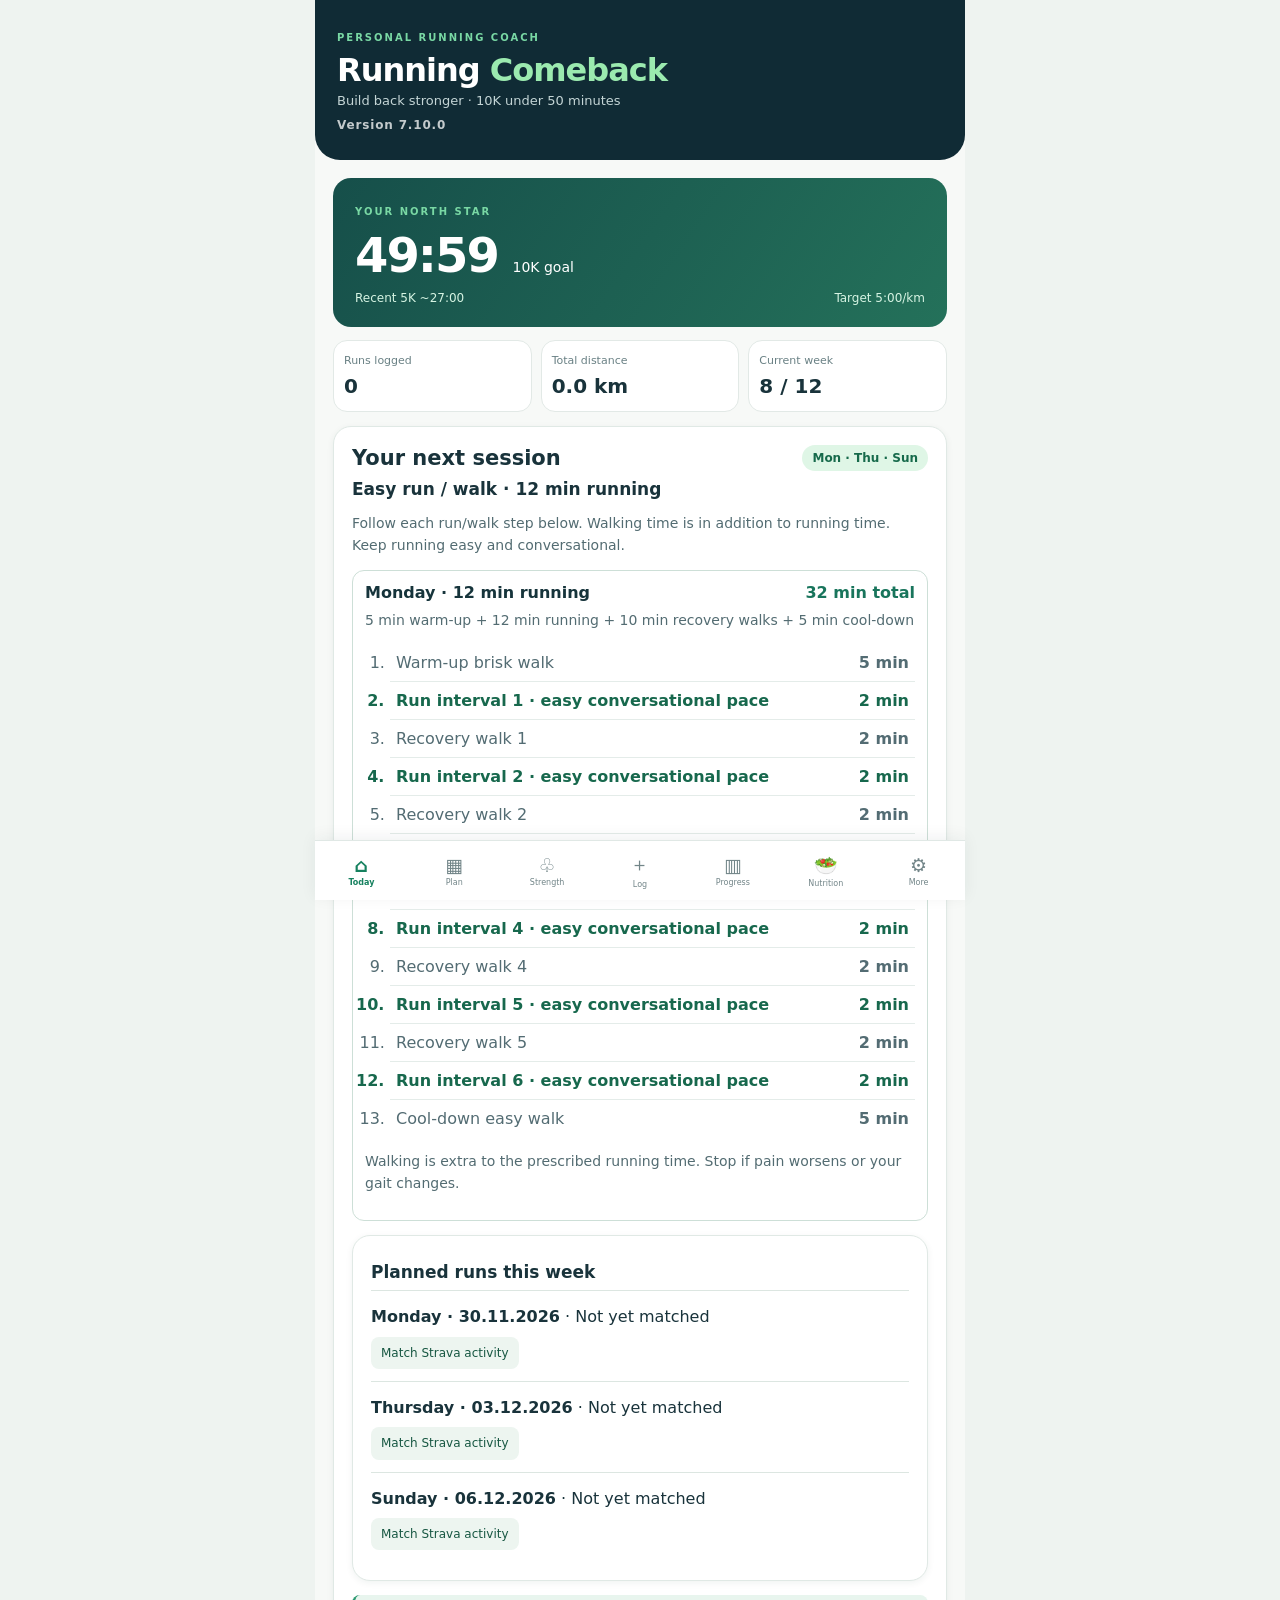
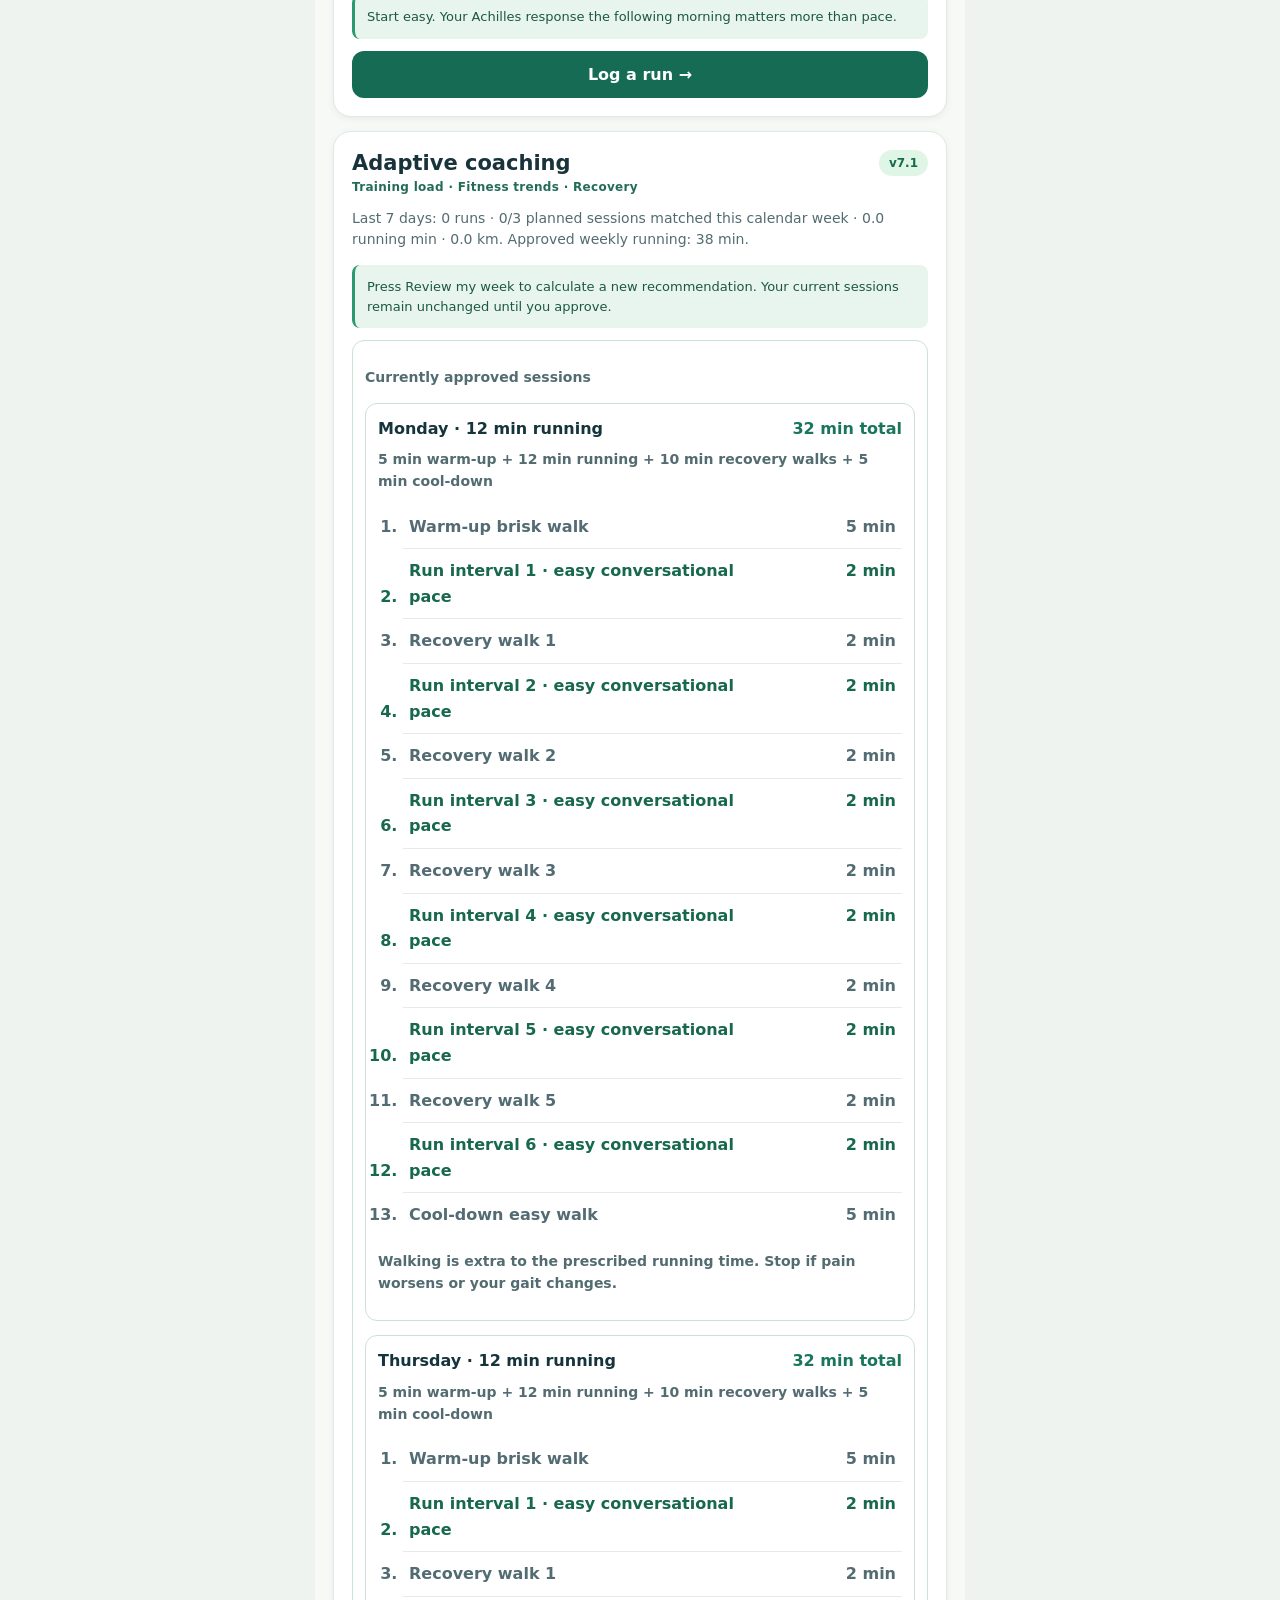
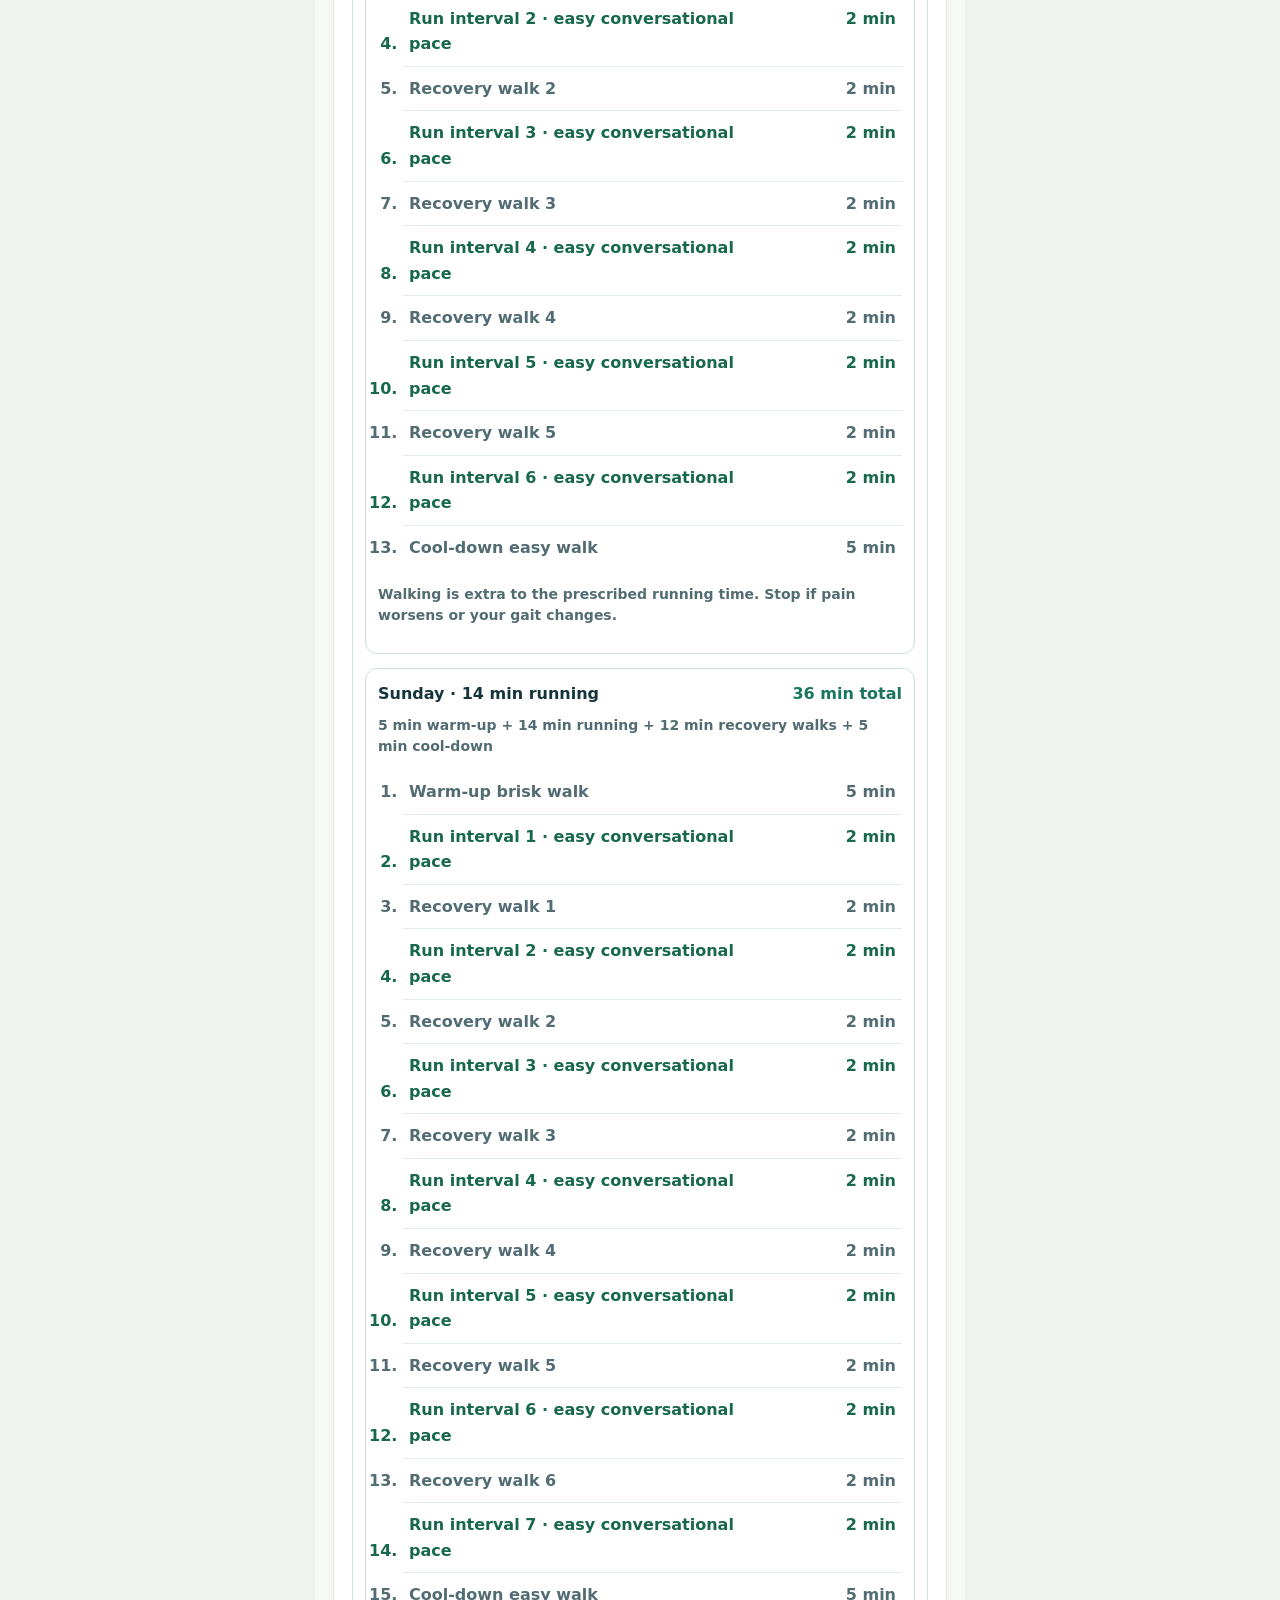
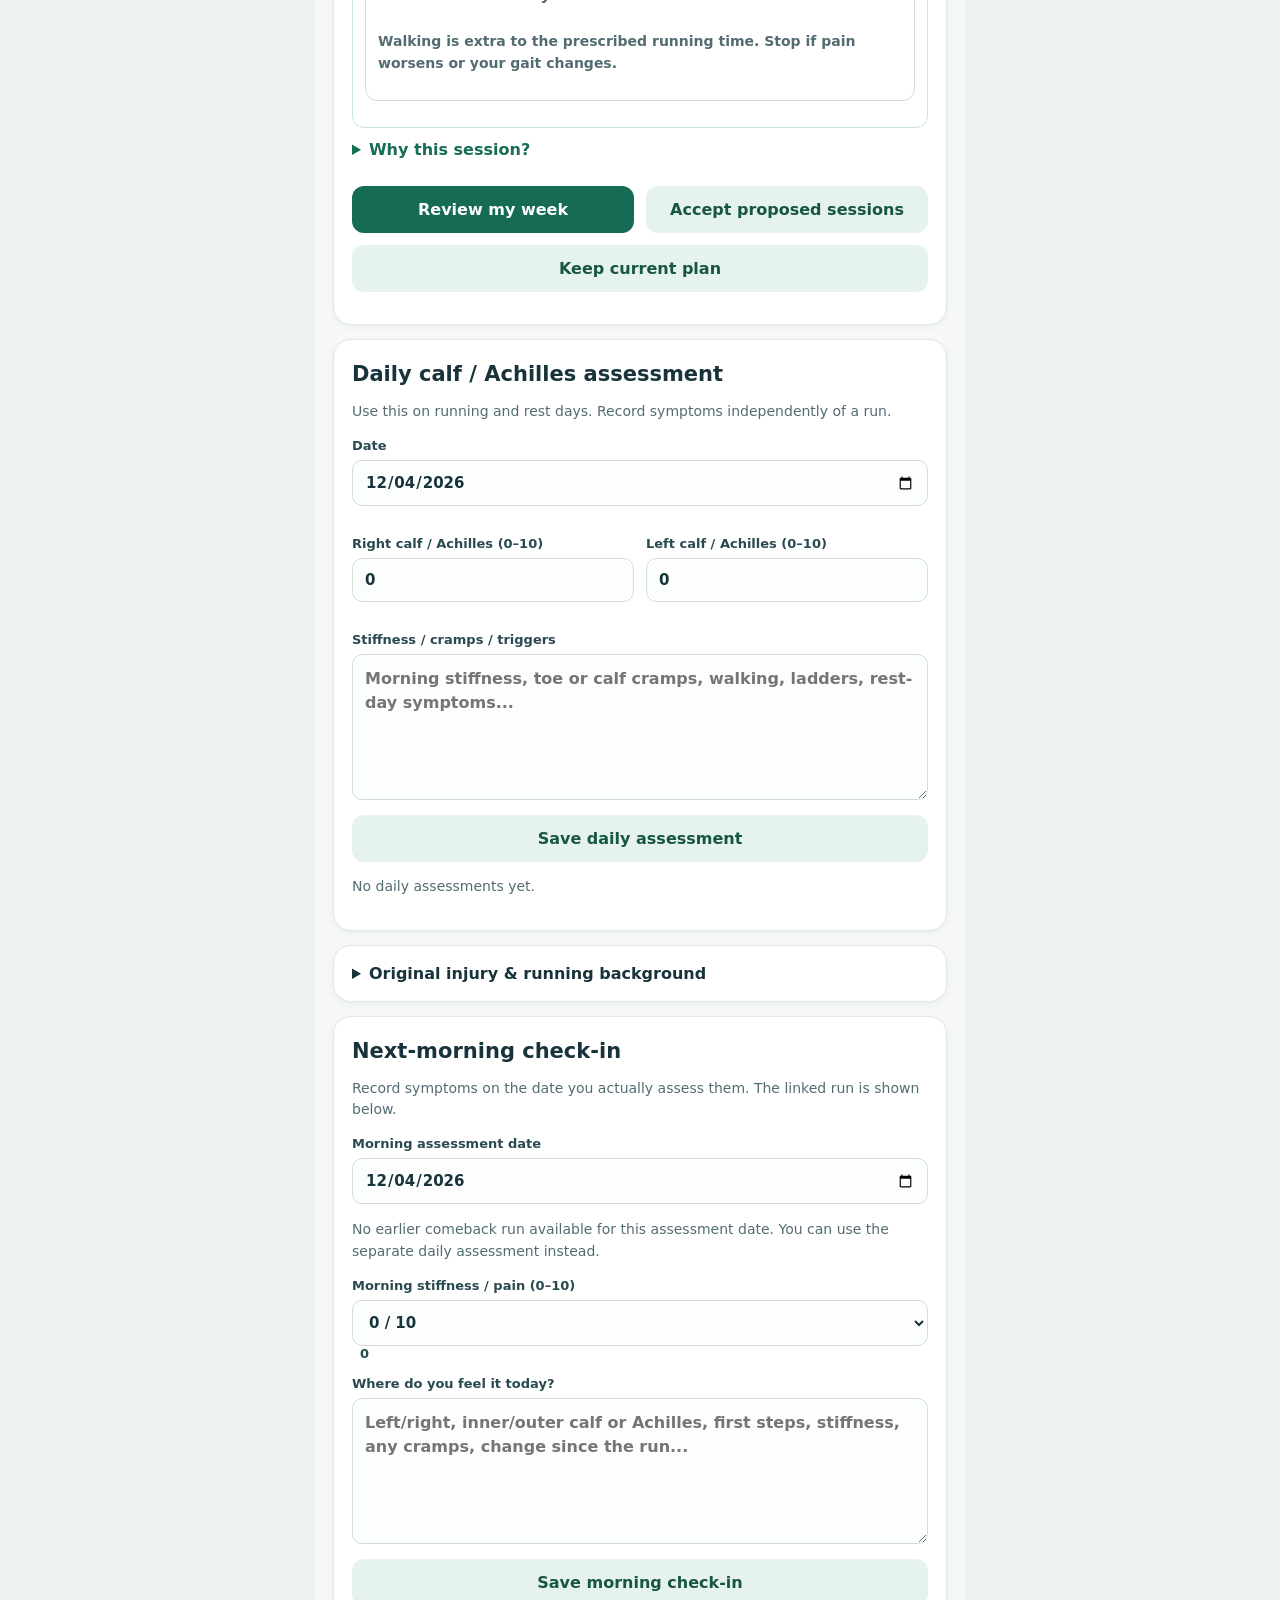
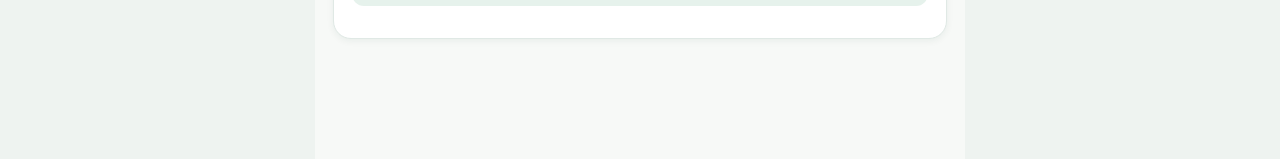
<file: index.html>
<!doctype html><html lang="en"><head><meta charset="utf-8"><meta name="viewport" content="width=device-width,initial-scale=1,viewport-fit=cover"><meta name="theme-color" content="#102b35"><meta name="description" content="Your personal return-to-running coach"><link rel="manifest" href="manifest.webmanifest"><link rel="icon" href="icon-192.png"><title>Running Comeback</title><link rel="stylesheet" href="style.css?v=7.10.0"></head><body><div class="shell"><header><div class="eyebrow">PERSONAL RUNNING COACH</div><h1>Running <em>Comeback</em></h1><p>Build back stronger · 10K under 50 minutes</p><div class="app-version" id="homeAppVersion">Version 7.10.0</div></header><main><section id="home" class="page active"><div class="hero"><span class="eyebrow">YOUR NORTH STAR</span><div class="goal">49:59 <small>10K goal</small></div><div class="goalrow"><span>Recent 5K ~27:00</span><span>Target 5:00/km</span></div></div><div class="stats"><div class="tile"><span>Runs logged</span><strong id="runCount">0</strong></div><div class="tile"><span>Total distance</span><strong id="totalKm">0 km</strong></div><div class="tile"><span>Current week</span><strong id="weekNumber">1 / 12</strong></div></div><div class="panel"><div class="panelhead"><h2>Your next session</h2><span class="pill" id="nextDay">Monday</span></div><h3 id="nextTitle">Gentle return</h3><p id="nextDescription"></p><div id="nextSessionSteps"></div><div class="panel" id="plannedMatches"></div><div class="notice" id="advice">Start easy. Your Achilles response the following morning matters more than pace.</div><button class="primary" data-go="log">Log a run →</button></div><div class="panel" id="adaptiveHome"><div class="panelhead"><h2>Adaptive coaching</h2><span class="pill">v7.1</span></div><div class="engine-tag">Training load · Fitness trends · Recovery</div><p id="adaptiveSummary">Review your recent runs to get a personalised plan.</p><div id="adaptiveProposal" class="notice"></div><div id="enginePlan" class="engine-plan"></div><details class="engine-why"><summary>Why this session?</summary><div id="engineWhy"></div></details><div class="twocol"><button class="primary" id="reviewWeek" type="button">Review my week</button><button class="secondary" id="acceptPlan" type="button" disabled>Accept proposed sessions</button></div><button class="secondary" id="keepPlan" type="button">Keep current plan</button><p class="hint" id="adaptiveStatus" role="status"></p></div><div class="panel"><h2>Daily calf / Achilles assessment</h2><p class="muted">Use this on running and rest days. Record symptoms independently of a run.</p><form id="dailyForm"><label>Date<input id="dailyDate" type="date" required></label><div class="twocol"><label>Right calf / Achilles (0–10)<input id="dailyRight" type="number" min="0" max="10" step="1" value="0"></label><label>Left calf / Achilles (0–10)<input id="dailyLeft" type="number" min="0" max="10" step="1" value="0"></label></div><label>Stiffness / cramps / triggers<textarea id="dailyNotes" rows="5" placeholder="Morning stiffness, toe or calf cramps, walking, ladders, rest-day symptoms..."></textarea></label><button class="secondary" type="submit">Save daily assessment</button><p id="dailyStatus" class="hint"></p></form><div id="dailyHistory"></div></div><details class="panel"><summary><strong>Original injury &amp; running background</strong></summary><p>Right calf/Achilles tightened progressively during a recovery run on uneven grass after a short incline, the day after a hilly 10K. You walked back several kilometres as tightness increased. Following a week off, symptoms recurred around 2.5–3 km and later affected both calves/Achilles, with next-day symptoms. Running was subsequently stopped. Generally a forefoot runner. Toe and morning calf cramps affect both sides, often at night, and predate the injury by years.</p><p>Current intermittent lower inner right calf discomfort has been reported at 1/10; this is background history, not a diagnosis.</p></details><div class="panel"><h2>Next-morning check-in</h2><p>Record symptoms on the date you actually assess them. The linked run is shown below.</p><label>Morning assessment date<input id="morningDate" type="date" required></label><p class="hint" id="morningLinkedRun"></p><label>Morning stiffness / pain (0–10)<select id="morningPain" aria-label="morningPain score"><option value="0" selected>0 / 10</option><option value="1">1 / 10</option><option value="2">2 / 10</option><option value="3">3 / 10</option><option value="4">4 / 10</option><option value="5">5 / 10</option><option value="6">6 / 10</option><option value="7">7 / 10</option><option value="8">8 / 10</option><option value="9">9 / 10</option><option value="10">10 / 10</option></select><output id="morningPainValue">0</output></label><label>Where do you feel it today?<textarea id="morningNotes" rows="5" placeholder="Left/right, inner/outer calf or Achilles, first steps, stiffness, any cramps, change since the run..."></textarea></label><button id="saveMorning" class="secondary">Save morning check-in</button><p class="hint" id="morningStatus"></p></div></section><section id="plan" class="page"><h2>Your adaptive programme</h2><div class="notice" id="activePlanNote"></div><p class="muted">Maximum three runs: Monday, Thursday and Saturday/Sunday. Tuesday is an alternative, not an extra run. Suggested running minutes exclude walking and warm-up.</p><div id="livePlanRows"></div><details><summary>View original 12-week reference programme</summary><div id="planRows"></div></details></section><section id="strength" class="page">
<h2>Strength, stability & mobility</h2>
<p class="muted">A separate, gentle routine to support your calves, Achilles and running stability. Start with comfortable, controlled movements. This is general exercise guidance, not an individual rehabilitation prescription.</p>
<div class="panel"><div class="panelhead"><h3>Today's routine</h3><span class="pill">10–20 min</span></div>
<p class="hint">Choose exercises appropriate to how you feel. These are suggested starting amounts, not targets to push through pain. You can tick off exercises and save a session.</p>
<div id="strengthExerciseList"></div>
<label>Discomfort during exercises (0–10)<select id="strengthPain" aria-label="strengthPain score"><option value="0" selected>0 / 10</option><option value="1">1 / 10</option><option value="2">2 / 10</option><option value="3">3 / 10</option><option value="4">4 / 10</option><option value="5">5 / 10</option><option value="6">6 / 10</option><option value="7">7 / 10</option><option value="8">8 / 10</option><option value="9">9 / 10</option><option value="10">10 / 10</option></select><output id="strengthPainValue">0</output></label>
<label>How did the session feel?<select id="strengthFeeling"><option value="comfortable">Comfortable</option><option value="some">Some discomfort</option><option value="difficult">Difficult / stopped early</option></select></label>
<label>Notes<textarea id="strengthNotes" rows="2" placeholder="Which side? Stiffness? What felt difficult?"></textarea></label>
<button class="primary" type="button" id="saveStrength">Save exercise session</button><p class="hint" id="strengthStatus" role="status"></p></div>
<div class="panel"><h3>Next-morning check-in</h3><p class="muted">Check how your Achilles and calves feel the morning after strength work, especially after calf raises.</p>
<div id="strengthMorningPending"></div>
</div>
<div class="panel"><h3>Exercise history</h3><div id="strengthHistory"></div></div>
<div class="notice warn">Stop for sharp or worsening pain, sudden popping, swelling or difficulty walking. Seek prompt medical assessment for suspected tendon injury. Because your previous Achilles/calf problem was not assessed, a physiotherapist can tailor loading and progression.</div>
</section><section id="log" class="page"><h2>Log your run</h2><p class="muted">Your feedback guides your next session.</p><form id="runForm" class="panel"><label>Run / immediate post-run check-in date<input id="runDate" type="date" required></label><p class="hint">This is the date of your run and the immediate feedback below.</p><label>Session<select id="session"><option>Monday</option><option>Thursday</option><option>Weekend</option><option>Tuesday alternative</option></select></label><div class="twocol"><label>Distance (km)<input id="distance" type="number" min="0" max="100" step="0.01" placeholder="e.g. 3.2" required></label><div class="time-field"><div class="time-title">Total activity time (hours : minutes : seconds)</div><div class="time-stepper" data-time-for="duration" role="group" aria-label="Activity duration"><div class="time-unit"><button type="button" data-step="hh" data-delta="1" aria-label="Increase hours">＋</button><input type="number" id="duration_hh" min="0" max="999" value="0" inputmode="numeric" aria-label="Hours"><button type="button" data-step="hh" data-delta="-1" aria-label="Decrease hours">−</button><small>Hours</small></div><b>:</b><div class="time-unit"><button type="button" data-step="mm" data-delta="1" aria-label="Increase minutes">＋</button><input type="number" id="duration_mm" min="0" max="59" value="0" inputmode="numeric" aria-label="Minutes"><button type="button" data-step="mm" data-delta="-1" aria-label="Decrease minutes">−</button><small>Minutes</small></div><b>:</b><div class="time-unit"><button type="button" data-step="ss" data-delta="1" aria-label="Increase seconds">＋</button><input type="number" id="duration_ss" min="0" max="59" value="0" inputmode="numeric" aria-label="Seconds"><button type="button" data-step="ss" data-delta="-1" aria-label="Decrease seconds">−</button><small>Seconds</small></div></div><input id="duration" type="hidden" value="00:00:00"><p class="time-preview">Total: <strong id="duration_preview">00:00:00</strong></p></div></div><label>Walking time (minutes, optional)<input id="walkingMinutes" type="number" min="0" max="600" step="0.1" value="0"></label><p class="hint">Running time is calculated automatically as total activity time minus walking time. Leave walking at 0 for a continuous run.</p><p class="time-preview">Calculated running time: <strong id="calculatedRunning">00:00:00</strong></p><label>Effort (1 easy – 10 maximum)<select id="effort" aria-label="effort score"><option value="1">1 / 10</option><option value="2">2 / 10</option><option value="3" selected>3 / 10</option><option value="4">4 / 10</option><option value="5">5 / 10</option><option value="6">6 / 10</option><option value="7">7 / 10</option><option value="8">8 / 10</option><option value="9">9 / 10</option><option value="10">10 / 10</option></select><output id="effortValue">3</output></label><label>Pain during/after run (0–10)<select id="pain" aria-label="pain score"><option value="0" selected>0 / 10</option><option value="1">1 / 10</option><option value="2">2 / 10</option><option value="3">3 / 10</option><option value="4">4 / 10</option><option value="5">5 / 10</option><option value="6">6 / 10</option><option value="7">7 / 10</option><option value="8">8 / 10</option><option value="9">9 / 10</option><option value="10">10 / 10</option></select><output id="painValue">0</output></label><label>Where did you feel it?<select id="location"><option value="none">No pain</option><option>Left Achilles</option><option>Right Achilles</option><option>Left calf</option><option>Right calf</option><option>Both calves</option><option>Both Achilles</option><option>Lower inner right calf</option><option>Lower inner left calf</option><option>Knee</option><option>Other</option></select></label><label>Exact location / immediate post-run feedback<textarea id="immediateNotes" rows="5" placeholder="Which side? Inner or outer calf/Achilles? During the run or immediately afterwards? Describe freely."></textarea></label><label>How did it feel?<select id="painType"><option>None</option><option>Stiffness</option><option>Dull ache</option><option>Sharp pain</option><option>Tightness</option></select></label><label>Other run notes<textarea id="notes" rows="5" placeholder="Breathing, energy, niggles, route, anything unusual..."></textarea></label><button class="primary" type="submit">Save run</button></form><div id="savedNotice" class="notice hidden"></div></section><section id="progress" class="page"><h2>Your progress</h2><div class="panel"><h3>Weight tracker</h3><p class="muted">Weigh yourself under similar conditions, ideally in the morning. Weekly measurements are enough.</p><div class="stats"><div class="tile"><span>Latest weight</span><strong id="latestWeight">—</strong></div><div class="tile"><span>Change</span><strong id="weightChange">—</strong></div><div class="tile"><span>Goal</span><strong id="weightGoalDisplay">—</strong></div></div><form id="weightForm"><div class="twocol"><label>Date<input id="weightDate" type="date" required></label><label>Weight (kg)<input id="weightKg" type="number" min="25" max="350" step="0.1" required placeholder="e.g. 82.5"></label></div><label>Measurement source<select id="weightSource"><option>Manual verified</option><option>Withings</option><option>Team RH</option><option>Other app</option></select></label><button class="primary" type="submit">Save weight</button></form><div id="weightMessage" class="hint" role="status"></div><h3>Weight history</h3><div id="weightChart" class="weightchart"></div><div id="weightHistory"></div></div><div class="stats"><div class="tile"><span>Longest run time</span><strong id="longest">0 min</strong></div><div class="tile"><span>Last pace</span><strong id="pace">—</strong></div></div><div class="panel"><h3>Distance per run</h3><div id="bars" class="bars"></div></div><div class="panel"><h3>Fitness & comeback dashboard</h3><p class="muted">Historical runs before May 2026 are shown separately from your return-to-running programme. Historical bests are from near-distance Strava activities and may not be official PBs. The most recent qualifying pre-injury 5K is displayed from history; the editable 27:00 benchmark remains available as a fallback and coaching reference. Current comeback 5K is shown only when a comparable run exists.</p><div class="stats"><div class="tile"><span>Historical 5K PB (fastest)</span><strong id="historic5k">—</strong></div><div class="tile"><span>Recent pre-injury 5K (latest)</span><strong id="recent5k">27:00</strong></div><div class="tile"><span>Comeback 5K</span><strong id="comeback5k">—</strong></div><div class="tile"><span>Historic 10K</span><strong id="historic10k">—</strong></div><div class="tile"><span>Comeback km</span><strong id="comebackKm">—</strong></div></div><div class="stats"><div class="tile"><span>Last 7 days</span><strong id="weekKm">—</strong></div><div class="tile"><span>Last 7 days runs</span><strong id="weekRuns">—</strong></div><div class="tile"><span>Longest comeback</span><strong id="comebackLongest">—</strong></div></div><h3>Weekly distance</h3><div id="weeklyBars" class="bars"></div><h3>Recent heart rate</h3><div id="heartRateTrend" class="trendlist"></div><h3>Calf / Achilles feedback</h3><div id="painTrend" class="trendlist"></div></div><div class="panel"><h3>Weekly coaching report</h3><p class="muted">A review of recent runs, recovery and weight. Recommendations are conservative and are not medical advice.</p><div id="weeklyReport"></div><details class="panel coach-exchange"><summary><strong>Import coaching update</strong></summary><p class="muted">Paste a structured update from ChatGPT. Preview it before changing your next three planned sessions. This does not alter completed activities.</p><textarea id="coachImportText" rows="7" spellcheck="false" placeholder='{"type":"running-comeback-coach-update","version":1,"sessions":[20,25,30],"reason":"Example only — replace with assessed recommendations."}'></textarea><div class="twocol"><button type="button" class="secondary" id="previewCoachImport">Preview update</button><button type="button" class="primary" id="applyCoachImport" disabled>Apply to plan</button></div><p id="coachImportPreview" class="hint" role="status">No update loaded.</p></details><p class="hint">To approve or hold the next plan, use Today → Adaptive coaching.</p><button class="secondary" id="copyWeeklyReport" type="button">Copy weekly report for ChatGPT</button><p class="hint" id="weeklyCopyStatus"></p></div><div class="panel"><h3>Training history</h3><label>Show runs<select id="historyFilter"><option value="comeback">Comeback (from programme start)</option><option value="all">All runs</option><option value="historical">Before May 2026</option></select></label><div id="history"></div></div></section><section id="nutrition" class="page"><h2>Nutrition & meal planner</h2><p class="muted">14-day rotating vegan meal plan · UK metric ingredients · your ratings control recipe swaps. Nutritional values are estimates until you log your own product labels.</p><div class="panel"><div class="panelhead"><h3>Daily targets</h3><span class="pill">Editable</span></div><div class="twocol"><label>Calories maximum (kcal)<input id="nutCalories" type="number" min="500" max="6000" step="25"></label><label>Protein minimum (g)<input id="nutProtein" type="number" min="0" max="350" step="5"></label><label>Carbohydrate maximum (g)<input id="nutCarbs" type="number" min="0" max="600" step="5"></label><label>Fat maximum (g)<input id="nutFat" type="number" min="0" max="250" step="5"></label></div><button class="secondary" type="button" id="nutSaveTargets">Save targets</button><p class="hint">Enter your actual Team RH targets. No calorie target is inferred from your BMR. Protein is a minimum; the other three are maximums.</p></div><div class="panel"><h3>Today's food diary</h3><label>Date<input id="nutLogDate" type="date"></label><div id="nutDailySummary" class="stats"></div><label>Food / meal name<input id="nutFoodName" placeholder="e.g. chickpea jalapeño sandwich"></label><div class="twocol"><label>Calories (kcal)<input id="nutFoodKcal" type="number" min="0" step="1"></label><label>Protein (g)<input id="nutFoodProtein" type="number" min="0" step="0.1"></label><label>Carbohydrates (g)<input id="nutFoodCarbs" type="number" min="0" step="0.1"></label><label>Fat (g)<input id="nutFoodFat" type="number" min="0" step="0.1"></label></div><button id="nutAddFood" class="primary" type="button">Add food to diary</button><div id="nutFoodHistory"></div><p class="hint">Enter figures from packaging or Team RH. This diary is independent of Team RH and does not sync automatically.</p></div><div class="panel"><div class="panelhead"><h3>14-day meal rotation</h3><span class="pill">Vegan</span></div><label>Plan day<select id="nutPlanDay"></select></label><div id="nutDayPlan"></div><p class="hint">Ratings are 1–5 stars. Low-rated recipes can be swapped only after you approve the proposed replacement.</p></div><div class="panel"><h3>Weekly new recipe & swaps</h3><div id="nutSwapProposal"></div><button id="nutSuggestSwap" class="secondary" type="button">Suggest a swap for a low-rated meal</button><div id="nutArchive"></div></div><div class="panel"><h3>Shopping list</h3><label>Shopping week<select id="nutShoppingWeek"><option value="0">Days 1–7</option><option value="1">Days 8–14</option></select></label><div id="nutShoppingList"></div><button id="nutCopyShopping" class="secondary" type="button">Copy shopping list</button><p class="hint">Ingredient amounts are recipe quantities per serving. Adjust for household size and check cupboards before shopping.</p></div><div class="panel"><h3>Nutrition & supplement notes</h3><p>Choose fortified unsweetened soya milk for more breakfast protein. Monitor reliable B12, iodine, calcium and omega-3 sources in a vegan diet. Lentils and chickpeas provide protein but also carbohydrates; tofu, seitan and dried soya mince can help on high-protein days.</p><div class="notice warn">Vitamin D was 157 nmol/L on 22 June 2026. Current supplements may provide approximately 3,200 IU vitamin D daily. Discuss vitamin D and Zapply (which contains ashwagandha) with your GP/pharmacist alongside levothyroxine. Do not change prescribed medication based on this app.</div></div></section><section id="settings" class="page"><h2>Settings & backup</h2><div class="panel"><h3>About Running Comeback</h3><p><strong>Version <span id="aboutAppVersion">7.10.0</span></strong></p><p class="muted">Released 13 October 2026</p><p class="muted">Tap any exercise picture to enlarge it, with instructions and a close control. Works offline.</p></div><div class="panel"><label>Programme start date<input id="startDate" type="date"></label><label>Optional target weight (kg)<input id="weightGoal" type="number" min="25" max="350" step="0.1" placeholder="Leave blank if not needed"></label><label>Recent pre-injury 5K benchmark (mm:ss)<input id="recent5kSetting" type="text" inputmode="numeric" pattern="[0-9]{1,2}:[0-5][0-9]" placeholder="27:00" maxlength="5"></label><p class="hint">Default 27:00. Your older 25:04 personal best is kept for historical reference only, not used for current training pace.</p><label>Weekend preference<select id="weekend"><option>Sunday</option><option>Saturday</option></select></label><button class="primary" id="saveSettings">Save settings</button></div><div class="panel"><h3>Live Strava synchronisation</h3><label><input id="autoSyncStrava" type="checkbox"> Sync automatically when opening the app (only if key is remembered)</label><p class="muted">Your Garmin runs arrive through Strava. Enter your private APP_ACCESS_KEY below. It is never included in the GitHub files or backups.</p><label>Private app access key<input id="stravaAccessKey" type="password" autocomplete="off" placeholder="Paste APP_ACCESS_KEY"></label><label><input id="rememberStravaKey" type="checkbox"> Remember key on this device (less secure on shared devices)</label><div class="twocol"><button class="primary" id="syncStrava" type="button">Sync Strava</button><button class="secondary" id="forgetStravaKey" type="button">Forget key</button></div><p class="hint" id="liveStravaStatus" role="status">Not synced yet.</p><p class="hint">Imported runs still need your effort, pain and next-morning check-in. Do not enter your SETUP_KEY here.</p></div><div class="panel"><h3>Import Strava runs</h3><p class="muted">Import a Strava activities.csv export or a JSON file containing Strava activity records. Only runs are added; existing diary entries and weight measurements are kept. Use this only as a fallback if live Strava sync is unavailable.</p><label>Strava activity file (.csv or .json)<input type="file" id="stravaFile" accept=".csv,.json,text/csv,application/json"></label><p class="hint" id="stravaStatus" role="status"></p><p class="hint">For Strava CSV: request your account data export on Strava's website, unzip it and select activities.csv. Strava export columns may vary. Back up your diary before importing.</p></div><div class="panel"><h3>Data & coaching</h3><div class="notice warn"><strong>Device data is not synchronised.</strong> Pain assessments, notes and weights are stored separately on each phone/computer. Strava sync only imports activities. Export a backup on the device with the latest entries before moving to another device. Importing a backup may replace local records, so export from the receiving device first. Automatic cross-device sync requires a secure online account/database and is not included in this release.</div><p>Your data stays on this device in browser storage. Export it regularly to avoid losing your history if browser data is cleared.</p><button class="secondary" id="exportData">Export backup (JSON)</button><label class="importLabel">Import backup<input type="file" id="importData" accept="application/json,.json"></label><button class="secondary" id="copyCoach" hidden>Copy coaching summary</button><p class="hint" id="copyStatus"></p></div><div class="panel"><h3>Important health note</h3><p>This app is a training log, not a medical diagnosis. With a previously unassessed calf/Achilles injury, consider a sports physiotherapy assessment before returning to running. Stop for sharp or increasing pain, limping or a sudden pop. Seek urgent assessment for a suspected tendon rupture.</p></div></section><div id="activityEditor" class="activity-modal hidden" role="dialog" aria-modal="true" aria-labelledby="editActivityTitle"><div class="activity-dialog panel"><div class="activity-dialog-heading"><h2 id="editActivityTitle">Edit activity</h2><button id="closeActivityEditor" class="tiny" type="button" aria-label="Close editor">✕</button></div><p class="muted" id="editRunSource"></p><form id="editActivityForm"><label>Date<input id="editRunDate" type="date" required></label><div class="twocol"><label>Distance (km)<input id="editRunDistance" type="number" min="0.01" max="100" step="0.01" required></label><div class="time-field"><div class="time-title">Total activity time (hours : minutes : seconds)</div><div class="time-stepper" data-time-for="editRunDuration" role="group" aria-label="Activity duration"><div class="time-unit"><button type="button" data-step="hh" data-delta="1" aria-label="Increase hours">＋</button><input type="number" id="editRunDuration_hh" min="0" max="999" value="0" inputmode="numeric" aria-label="Hours"><button type="button" data-step="hh" data-delta="-1" aria-label="Decrease hours">−</button><small>Hours</small></div><b>:</b><div class="time-unit"><button type="button" data-step="mm" data-delta="1" aria-label="Increase minutes">＋</button><input type="number" id="editRunDuration_mm" min="0" max="59" value="0" inputmode="numeric" aria-label="Minutes"><button type="button" data-step="mm" data-delta="-1" aria-label="Decrease minutes">−</button><small>Minutes</small></div><b>:</b><div class="time-unit"><button type="button" data-step="ss" data-delta="1" aria-label="Increase seconds">＋</button><input type="number" id="editRunDuration_ss" min="0" max="59" value="0" inputmode="numeric" aria-label="Seconds"><button type="button" data-step="ss" data-delta="-1" aria-label="Decrease seconds">−</button><small>Seconds</small></div></div><input id="editRunDuration" type="hidden" value="00:00:00"><p class="time-preview">Total: <strong id="editRunDuration_preview">00:00:00</strong></p></div></div><label>Walking time (minutes, optional)<input id="editRunWalking" type="number" min="0" max="600" step="0.1" value="0"></label><p class="hint">Running time = total time − walking time. Leave walking at 0 for continuous running.</p><p class="time-preview">Calculated running time: <strong id="editCalculatedRunning">00:00:00</strong></p><div class="twocol"><label>Effort (1–10; blank if unknown)<input id="editRunEffort" type="number" min="1" max="10" step="1"></label><label>Pain (0–10; blank if unknown)<input id="editRunPain" type="number" min="0" max="10" step="1"></label></div><label>Next-morning pain / stiffness (0–10; blank if not checked)<input id="editRunMorning" type="number" min="0" max="10" step="1"></label><label>Where did you feel it?<textarea id="editRunLocation" rows="4" maxlength="500"></textarea></label><label>Immediate post-run feedback<textarea id="editRunImmediate" rows="5" maxlength="2000"></textarea></label><label>Next-day feedback<textarea id="editRunMorningNotes" rows="5" maxlength="2000"></textarea></label><label>Type of pain<select id="editRunPainType"><option>None</option><option>Stiffness</option><option>Dull ache</option><option>Sharp pain</option><option>Tightness</option><option>Not recorded</option></select></label><label>Activity name / notes<textarea id="editRunNotes" rows="5" maxlength="2000"></textarea></label><div class="twocol"><button class="primary" type="submit">Save changes</button><button class="secondary" id="cancelActivityEditor" type="button">Cancel</button></div></form></div></div><div id="matchActivityModal" class="activity-modal hidden" role="dialog" aria-modal="true" aria-label="Match activity to planned run"><div class="activity-dialog panel"><h2>Match to planned run</h2><p id="matchActivityDescription"></p><div id="matchActivityChoices"></div><div class="twocol"><button type="button" class="primary" id="confirmMatchActivity">Save match</button><button type="button" class="secondary" id="cancelMatchActivity">Cancel</button></div></div></div><div id="strengthZoomModal" class="strength-zoom-modal hidden" role="dialog" aria-modal="true" aria-labelledby="strengthZoomTitle"><div class="strength-zoom-dialog"><button type="button" id="closeStrengthZoom" class="strength-zoom-close" aria-label="Close enlarged exercise picture">✕ Close</button><h2 id="strengthZoomTitle"></h2><img id="strengthZoomImage" alt="" src="exercise-seated-calf.webp"><p id="strengthZoomDose" class="strength-zoom-dose"></p><p id="strengthZoomInstructions"></p><p id="strengthZoomTip" class="muted"></p></div></div></main><nav><button data-go="home" class="selected">⌂<span>Today</span></button><button data-go="plan">▦<span>Plan</span></button><button data-go="strength">♧<span>Strength</span></button><button data-go="log">＋<span>Log</span></button><button data-go="progress">▥<span>Progress</span></button><button data-go="nutrition">🥗<span>Nutrition</span></button><button data-go="settings">⚙<span>More</span></button></nav></div><script src="app.js?v=7.10.0"></script><script src="nutrition.js?v=7.10.0"></script></body></html>
</file>
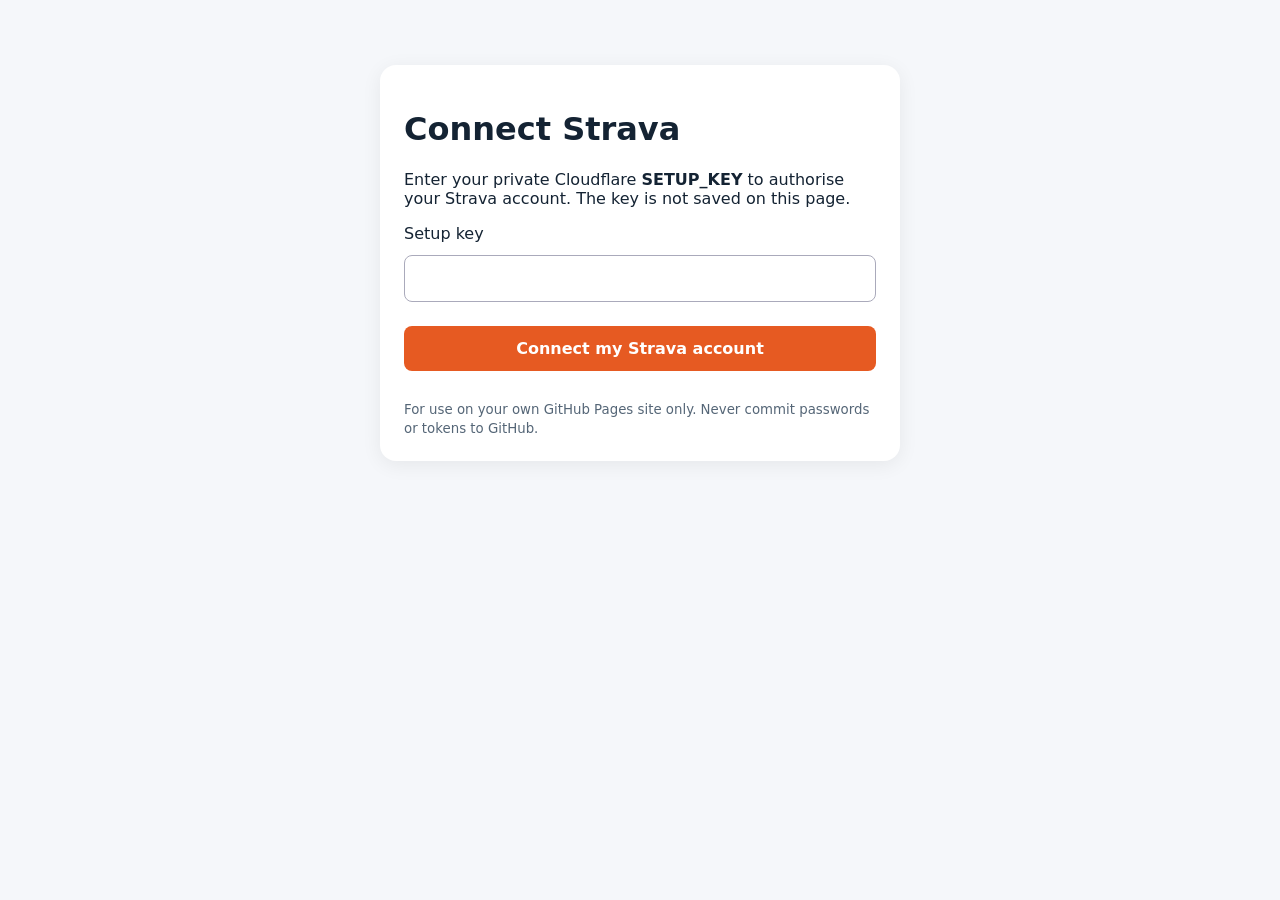
<file: connect.html>
<!doctype html><html lang="en"><meta charset="utf-8"><meta name="viewport" content="width=device-width, initial-scale=1"><title>Connect Running Comeback to Strava</title><style>body{font:16px system-ui;background:#f5f7fa;color:#142333;max-width:520px;margin:45px auto;padding:20px}main{background:white;border-radius:16px;padding:24px;box-shadow:0 4px 20px #0001}input,button{box-sizing:border-box;width:100%;padding:13px;margin:12px 0;font:inherit;border-radius:8px}input{border:1px solid #aab}button{background:#e65a22;color:white;border:0;font-weight:700}small{color:#567}#message{white-space:pre-wrap}</style><main><h1>Connect Strava</h1><p>Enter your private Cloudflare <strong>SETUP_KEY</strong> to authorise your Strava account. The key is not saved on this page.</p><label for="key">Setup key</label><input id="key" type="password" autocomplete="off" spellcheck="false"><button id="go">Connect my Strava account</button><p id="message" role="status"></p><small>For use on your own GitHub Pages site only. Never commit passwords or tokens to GitHub.</small></main><script>document.getElementById('go').addEventListener('click',async()=>{const key=document.getElementById('key').value;document.getElementById('key').value='';const m=document.getElementById('message');if(!key){m.textContent='Enter your setup key first.';return;}m.textContent='Requesting secure authorisation…';try{const r=await fetch('https://running-comeback-strava.drwhobe12.workers.dev/connect',{method:'POST',headers:{'Authorization':'Bearer '+key}});const j=await r.json();if(!r.ok)throw Error(j.error||'Request failed');if(!j.authorization_url?.startsWith('https://www.strava.com/oauth/authorize?'))throw Error('Unexpected authorisation URL');location.assign(j.authorization_url);}catch(e){m.textContent='Connection failed: '+e.message;}});</script></html>
</file>
<file: style.css>
:root{font-family:system-ui,-apple-system,Roboto,sans-serif;color:#19333b;background:#eef3f0}*{box-sizing:border-box}body{margin:0}.shell{max-width:650px;margin:auto;min-height:100vh;background:#f7f9f7;padding-bottom:88px}header{background:#102b35;color:white;padding:32px 22px 28px;border-radius:0 0 25px 25px}header h1{font-size:32px;letter-spacing:-1px;margin:8px 0 4px}header em{color:#9beaaf;font-style:normal}header p{margin:0;color:#c4d5d6;font-size:13px}.eyebrow{font-size:10px;letter-spacing:2px;font-weight:800;color:#79d8a4}main{padding:18px}.page{display:none}.page.active{display:block}h2{font-size:21px;margin:4px 0 15px}h3{margin:8px 0;font-size:17px}.muted,.hint{color:#60777b;font-size:13px;line-height:1.5}.hero{background:linear-gradient(125deg,#164f4a,#24715a);border-radius:18px;padding:22px;color:white}.goal{font-size:48px;font-weight:850;letter-spacing:-2px;margin:8px 0}.goal small{font-size:14px;letter-spacing:0;font-weight:500}.goalrow{display:flex;justify-content:space-between;font-size:12px;color:#d6f4e3}.stats{display:grid;grid-template-columns:repeat(3,1fr);gap:9px;margin:13px 0}.tile{background:white;border:1px solid #e2e9e6;border-radius:14px;padding:13px 10px}.tile span{font-size:11px;color:#698084;display:block}.tile strong{font-size:20px;display:block;margin-top:7px}.panel{background:white;border:1px solid #e0e9e5;border-radius:18px;padding:18px;margin:14px 0;box-shadow:0 2px 7px #153c2910}.panelhead{display:flex;justify-content:space-between;align-items:center}.panelhead h2{margin:0}.pill{background:#dff6e6;color:#166a4b;border-radius:40px;font-size:12px;padding:6px 10px;font-weight:700}.panel p{line-height:1.55;color:#536c72;font-size:14px}.notice{background:#e8f5ee;border-left:3px solid #2c9970;padding:12px;border-radius:8px;color:#1c5744;font-size:13px;line-height:1.5;margin:12px 0}.notice.warn{background:#fff0e8;border-color:#c56b3b;color:#784125}button{cursor:pointer;font:inherit}.primary,.secondary{display:block;width:100%;border:0;border-radius:12px;padding:14px;font-weight:750;margin-top:12px}.primary{background:#166b54;color:white}.secondary{background:#e6f2ec;color:#175742}.page>h2{margin-top:7px}label{display:block;font-size:13px;font-weight:700;margin:15px 0;color:#294a50}input:not([type=range]):not([type=file]),select,textarea{display:block;width:100%;margin-top:7px;padding:12px;border:1px solid #d1ded8;border-radius:10px;background:#fcfefd;color:#17343b;font:inherit;font-size:15px}input[type=range]{width:90%;accent-color:#1b8566;vertical-align:middle;margin-top:12px}output{font-weight:800;margin-left:8px}.twocol{display:grid;grid-template-columns:1fr 1fr;gap:12px}.week{background:white;border:1px solid #dfe7e3;border-radius:13px;padding:14px;margin:10px 0}.week.current{border:2px solid #298c67}.week strong{display:block}.week p{font-size:13px;color:#526e72;line-height:1.5;margin:7px 0}.week small{color:#176b54;font-weight:700}.bars{display:flex;align-items:end;gap:7px;min-height:160px;overflow-x:auto;padding-top:12px}.barwrap{min-width:30px;text-align:center;font-size:10px;color:#5d7579}.bar{background:#24966c;border-radius:5px 5px 0 0;min-height:3px}.historyitem{border-bottom:1px solid #e5ede8;padding:11px 0;font-size:13px}.historyitem:last-child{border:0}.historyitem strong{display:block}.historyitem span{color:#60777b}.importLabel{background:#e6f2ec;padding:12px;text-align:center;border-radius:12px;color:#175742}.importLabel input{display:block;margin-top:9px;max-width:100%}.hidden{display:none}nav{position:fixed;bottom:0;left:50%;transform:translateX(-50%);width:100%;max-width:650px;background:white;display:grid;grid-template-columns:repeat(5,1fr);border-top:1px solid #e0e8e5;padding:8px 0 max(8px,env(safe-area-inset-bottom));box-shadow:0 -3px 15px #102b3510}nav button{border:0;background:none;color:#728588;font-size:24px;padding:3px}nav button span{display:block;font-size:10px;margin-top:2px}nav button.selected{color:#16815f;font-weight:800}

.weightchart svg{width:100%;height:auto;display:block}.tiny{border:0;background:#edf5f0;color:#175742;padding:6px 10px;border-radius:8px;margin-top:6px;font-size:12px}

/* App version label */
.app-version{margin-top:10px;font-size:12px;letter-spacing:.07em;opacity:.75;font-weight:600}

.activity-actions{display:flex;gap:8px;flex-wrap:wrap;margin-top:10px}.danger-button{border:1px solid #c34b4b!important;color:#a52a2a!important;background:#fff7f7!important}.activity-modal{position:fixed;inset:0;background:rgba(9,25,30,.72);z-index:1000;display:flex;align-items:flex-start;justify-content:center;overflow-y:auto;padding:16px}.activity-modal.hidden{display:none}.activity-dialog{width:min(100%,560px);margin:20px auto 80px;max-height:none;background:white;color:#1b3033}.activity-dialog-heading{display:flex;justify-content:space-between;align-items:center;gap:12px}.activity-dialog-heading h2{margin:0}.activity-dialog input,.activity-dialog select,.activity-dialog textarea{max-width:100%}

/* Accessible mobile-friendly duration counters */
.time-field{width:100%;min-width:0}.time-title{font-weight:650;margin-bottom:10px}.time-stepper{display:flex;align-items:center;gap:6px;justify-content:center;background:#f3f7f5;border:1px solid #d4e0dc;border-radius:14px;padding:12px 6px}.time-unit{display:flex;flex:1;min-width:0;flex-direction:column;align-items:center;gap:5px}.time-unit button{width:100%;max-width:86px;min-height:38px;border:1px solid #b9cfc6;border-radius:9px;background:white;color:#14664e;font-size:20px;font-weight:700;touch-action:manipulation}.time-unit input{width:100%!important;min-width:0;max-width:86px!important;text-align:center;font-size:21px;font-weight:750;padding:9px 2px!important;box-sizing:border-box;appearance:textfield;-moz-appearance:textfield}.time-unit input::-webkit-inner-spin-button,.time-unit input::-webkit-outer-spin-button{-webkit-appearance:none;margin:0}.time-unit small{font-size:11px;color:#5c6f6a}.time-stepper>b{font-size:24px;align-self:center;margin-top:-14px}.time-preview{text-align:center;font-size:14px;margin:8px 0 0}.time-preview strong{font-variant-numeric:tabular-nums}@media(max-width:400px){.time-stepper{gap:3px;padding:10px 3px}.time-unit input{font-size:19px}}

/* v6.7: phone-first activity duration editor */
.twocol>.time-field{grid-column:1/-1;width:100%;min-width:0}
.time-field{display:block!important;max-width:100%;margin:4px 0 12px}
.time-title{font-size:15px;line-height:1.4;font-weight:700;margin:0 0 8px}
.time-stepper{display:grid!important;grid-template-columns:minmax(0,1fr) 10px minmax(0,1fr) 10px minmax(0,1fr)!important;align-items:center!important;gap:3px!important;width:100%;box-sizing:border-box;padding:10px 8px!important}
.time-stepper .time-unit{display:flex!important;flex-direction:column!important;align-items:stretch!important;gap:6px!important;min-width:0!important;width:100%}
.time-stepper .time-unit button{display:block!important;width:100%!important;max-width:none!important;height:38px!important;min-height:38px!important;padding:0!important;line-height:1!important;font-size:23px!important;border-radius:8px!important}
.time-stepper .time-unit input{display:block!important;width:100%!important;max-width:none!important;min-width:0!important;height:49px!important;margin:0!important;padding:5px 0!important;text-align:center!important;font-size:22px!important;box-sizing:border-box!important}
.time-stepper .time-unit small{display:block!important;text-align:center!important;white-space:nowrap;font-size:12px!important}
.time-stepper>b{display:block!important;text-align:center!important;align-self:center!important;margin:0!important;font-size:20px!important}
.time-preview{margin:9px 0 0!important;text-align:center}
@media(max-width:480px){.twocol>.time-field{grid-column:1/-1}.time-stepper{padding:8px 5px!important}}

.engine-tag{font-size:12px;font-weight:700;color:#226c58;letter-spacing:.025em;margin:4px 0 8px}.engine-plan{border:1px solid #c9e4d8;border-radius:12px;padding:12px;margin:12px 0;font-weight:650;line-height:1.6}.engine-why{margin:10px 0 15px}.engine-why summary{cursor:pointer;color:#176d55;font-weight:700}.engine-why div{white-space:pre-line;line-height:1.6;font-size:14px;padding:10px 0}.time-preview{margin:8px 0 14px}

.session-card{border:1px solid #cddfd7;border-radius:12px;padding:12px;margin:12px 0;background:#fff;color:#16343b}
.session-card-title{display:flex;justify-content:space-between;gap:8px;align-items:baseline;flex-wrap:wrap}
.session-card-title span{font-weight:700;color:#19755c}
.session-summary{font-size:13px;color:#526c70;margin:8px 0 12px}
.session-steps{list-style:decimal;margin:0;padding-left:25px}
.session-steps li{padding:9px 6px;border-bottom:1px solid #e4ece9;display:list-item}
.session-steps li:last-child{border-bottom:0}
.session-steps li span{display:inline-block;max-width:75%}
.session-steps li strong{float:right;white-space:nowrap}
.session-steps li.run{color:#17684d;font-weight:600}
.session-steps li.walk{color:#536c73}
#enginePlan .session-card{margin-bottom:14px}

.session-match{border-top:1px solid #dce6e1;padding:12px 0;line-height:1.7}
.session-match button{display:block;margin-top:6px}
#matchActivityChoices select{width:100%}

nav{grid-template-columns:repeat(6,minmax(0,1fr))}
nav button{font-size:21px;min-width:0}
nav button span{font-size:9px}
.strength-exercise{display:flex;align-items:flex-start;gap:12px;padding:13px 4px;border-bottom:1px solid #dce8e2;cursor:pointer}
.strength-exercise input{flex:0 0 20px;width:20px;height:20px;margin-top:4px}
.strength-copy{display:flex;flex-direction:column;gap:4px;min-width:0;line-height:1.45}
.strength-copy small{font-size:12px;color:#21745c;font-weight:700}
.strength-copy span{font-size:13px;color:#38535a}
.strength-copy em{font-size:12px;color:#687d7f;font-style:normal}
@media(max-width:360px){nav button span{font-size:8px}nav button{font-size:19px}}

.strength-exercise{display:grid;grid-template-columns:20px minmax(95px,35%) minmax(0,1fr);align-items:start;gap:9px}
.strength-photo{display:block;width:100%;aspect-ratio:1.65;object-fit:cover;border-radius:9px;background:#f0f5f1}
@media(max-width:400px){.strength-exercise{grid-template-columns:20px minmax(85px,32%) minmax(0,1fr);gap:7px}.strength-copy span{font-size:12px}}

.strength-photo-button{display:block;position:relative;width:100%;border:0;padding:0;background:transparent;cursor:zoom-in;border-radius:9px;overflow:hidden}
.strength-photo-button:focus-visible{outline:3px solid #238b77;outline-offset:2px}
.strength-zoom-hint{position:absolute;right:4px;bottom:4px;background:rgba(8,34,38,.83);color:white;font-size:10px;padding:3px 6px;border-radius:5px}
.strength-zoom-modal{position:fixed;inset:0;background:rgba(3,15,20,.88);z-index:9999;display:flex;align-items:center;justify-content:center;padding:16px;overflow-y:auto}
.strength-zoom-modal.hidden{display:none}
.strength-zoom-dialog{width:min(720px,100%);max-height:calc(100dvh - 32px);overflow-y:auto;background:#fff;color:#19353b;border-radius:16px;padding:16px;box-sizing:border-box}
.strength-zoom-dialog h2{margin:8px 0 12px}
.strength-zoom-dialog img{display:block;width:100%;height:auto;max-height:55dvh;object-fit:contain;background:#f3f5f3;border-radius:10px}
.strength-zoom-close{display:block;margin-left:auto;padding:10px 14px;border:1px solid #b8ccc7;border-radius:9px;background:#e8f3ef;color:#123b36;font-weight:700;cursor:pointer}
.strength-zoom-dose{font-weight:700;color:#19624d}
body.strength-zoom-open{overflow:hidden}

/* v7.6: readable multi-line feedback on mobile */
#immediateNotes,#morningNotes,#dailyNotes,#editRunLocation,#editRunImmediate,#editRunMorningNotes,#editRunNotes,#notes,#strengthNotes{display:block;box-sizing:border-box;width:100%;min-height:140px;line-height:1.5;font-size:16px;padding:12px;white-space:pre-wrap;overflow-wrap:anywhere;resize:vertical;}
#dailyHistory .historyitem{white-space:normal;overflow-wrap:anywhere;line-height:1.5;}

/* v7.9 Nutrition */
nav{grid-template-columns:repeat(7,minmax(0,1fr))}nav button{font-size:19px}nav button span{font-size:8px}#nutrition .nut-recipe{border:1px solid #dce8e2;border-radius:12px;padding:13px;margin:10px 0;background:#f9fcfa}#nutrition .nut-recipe h4{margin:0 0 6px}#nutrition .nut-recipe p{margin:6px 0}#nutrition .nut-rating{display:flex;gap:3px;flex-wrap:wrap;margin-top:8px}#nutrition .nut-rating button{border:1px solid #c7d9cf;border-radius:8px;background:#fff;padding:7px 9px;color:#176b54}#nutrition .nut-rating button.active{background:#d4f3df}#nutrition .nut-summary{display:grid;grid-template-columns:repeat(2,1fr);gap:8px}#nutrition .nut-summary .tile strong{font-size:16px}#nutrition .nut-shop-row{padding:6px 0;border-bottom:1px solid #edf2ef;font-size:13px}#nutrition .nut-actions{display:flex;gap:8px}#nutrition .nut-actions button{flex:1}#nutrition .nut-day{font-weight:700;color:#175742}#nutrition .nut-ingredients{font-size:12px;color:#516c6b}#nutrition .nut-status{font-size:12px;color:#5b7671}

/* v7.10 inline activity editing and coaching exchange */
.run-description-link{display:block;width:100%;border:0;background:transparent;color:inherit;text-align:left;padding:9px 2px;cursor:pointer;font:inherit;line-height:1.45;border-bottom:1px dashed currentColor;overflow-wrap:anywhere}
.run-description-link:hover,.run-description-link:focus-visible{color:#198364;text-decoration:underline}
.coach-exchange textarea{width:100%;box-sizing:border-box;font-family:ui-monospace,monospace;font-size:12px}
#coachImportPreview{white-space:pre-line;overflow-wrap:anywhere}
[hidden]{display:none!important}
</file>
